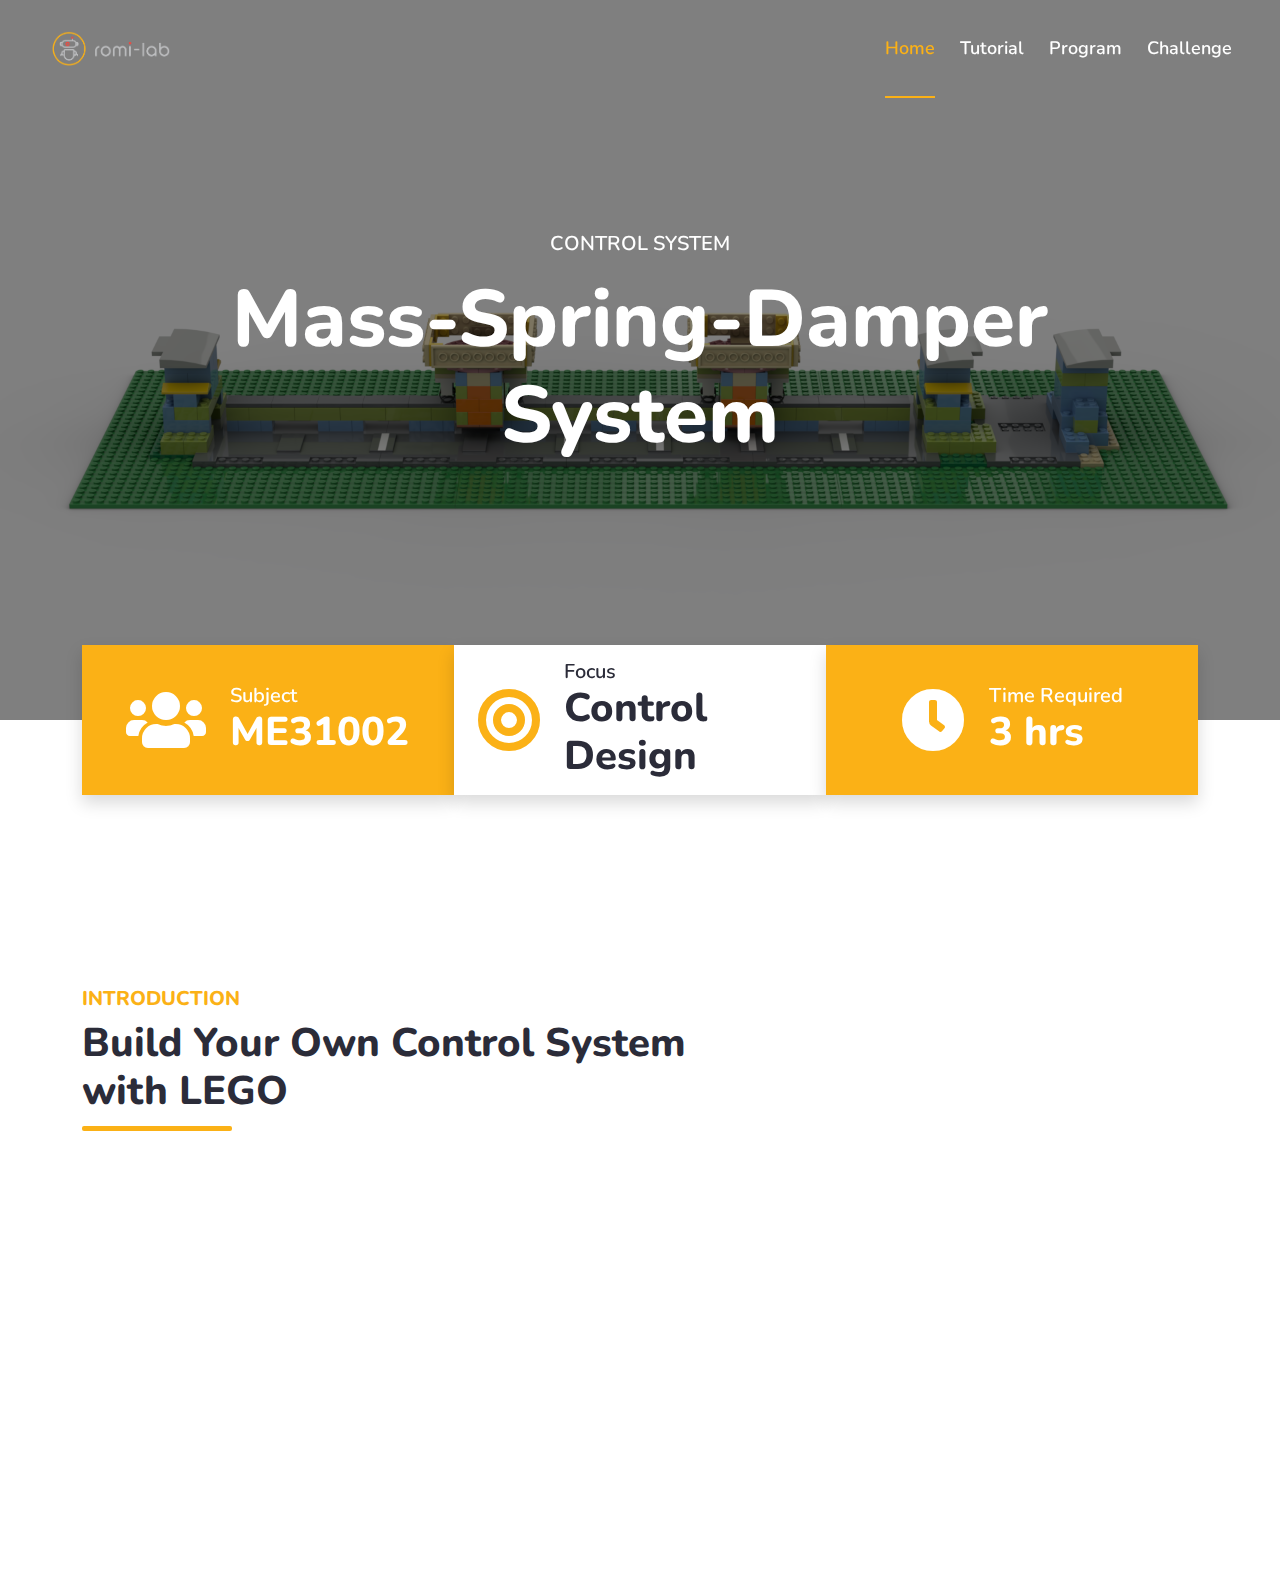
<file: index.html>
<!DOCTYPE html>
<html lang="en">

<head>
    <meta charset="utf-8">
    <title>Mass-Spring-Damper System</title>
    <meta content="width=device-width, initial-scale=1.0" name="viewport">

    <!-- Favicon -->
    <link rel="shortcut icon" type="image/jpg" href="img/favicon.jpg?">

    <!-- Google Web Fonts -->
    <link rel="preconnect" href="https://fonts.googleapis.com">
    <link rel="preconnect" href="https://fonts.gstatic.com" crossorigin>
    <link href="https://fonts.googleapis.com/css2?family=Nunito:wght@400;600;700;800&family=Rubik:wght@400;500;600;700&display=swap" rel="stylesheet">

    <!-- Icon Font Stylesheet -->
    <link href="https://cdnjs.cloudflare.com/ajax/libs/font-awesome/5.10.0/css/all.min.css" rel="stylesheet">
    <link href="https://cdn.jsdelivr.net/npm/bootstrap-icons@1.4.1/font/bootstrap-icons.css" rel="stylesheet">

    <!-- Libraries Stylesheet -->
    <link href="lib/owlcarousel/assets/owl.carousel.min.css" rel="stylesheet">
    <link href="lib/animate/animate.min.css" rel="stylesheet">

    <!-- Customized Bootstrap Stylesheet -->
    <link href="css/bootstrap.min.css" rel="stylesheet">

    <!-- Template Stylesheet -->
    <link href="css/style.css" rel="stylesheet">
</head>

<body>
    <!-- Spinner Start -->
    <div id="spinner" class="show bg-white position-fixed translate-middle w-100 vh-100 top-50 start-50 d-flex align-items-center justify-content-center">
        <div class="spinner"></div>
    </div>
    <!-- Spinner End -->



    <!-- Navbar & Carousel Start -->
    <div class="container-fluid position-relative p-0">
        <nav class="navbar navbar-expand-lg navbar-dark px-5 py-3 py-lg-0">
            <a href="index.html" class="navbar-brand p-0">
                <img class="logo" src="img/logo2.png" alt="Image">
            </a>
            <button class="navbar-toggler" type="button" data-bs-toggle="collapse" data-bs-target="#navbarCollapse">
                <span class="fa fa-bars"></span>
            </button>
            <div class="collapse navbar-collapse" id="navbarCollapse">
                <div class="navbar-nav ms-auto py-0">
                    <a href="index.html" class="nav-item nav-link active">Home</a>
                    <a href="tutorial.html" class="nav-item nav-link">Tutorial</a>
                    <a href="program.html" class="nav-item nav-link">Program</a>
                    <a href="challenge.html" class="nav-item nav-link">Challenge</a>
                </div>
            </div>
        </nav>

        <div id="header-carousel" class="carousel slide carousel-fade" data-bs-ride="carousel">
            <div class="carousel-inner">
                <div class="carousel-item active">
                    <img class="w-100" src="img/cover.png" alt="Image">
                    <div class="carousel-caption d-flex flex-column align-items-center justify-content-center">
                        <div class="p-3" style="max-width: 900px;">
                            <h5 class="text-white text-uppercase mb-3 animated slideInDown">Control System</h5>
                            <h1 class="display-1 text-white mb-md-4 animated zoomIn">Mass-Spring-Damper System</h1>
                        </div>
                    </div>
                </div>
            </div>

        </div>
    </div>
    <!-- Navbar & Carousel End -->


    <!-- Facts Start -->
    <div class="container-fluid facts py-5 pt-lg-0">
        <div class="container py-5 pt-lg-0">
            <div class="row gx-0">
                <div class="col-lg-4 wow zoomIn" data-wow-delay="0.1s">
                    <div class="yellow_bg shadow d-flex align-items-center justify-content-center p-4" style="height: 150px;">
                        <i class='fas fa-users' style='color: white; font-size: 4rem;'></i>
                        <div class="ps-4">
                            <h5 class="text-white mb-0">Subject</h5>
                            <h1 class="text-white mb-0">ME31002</h1>
                        </div>
                    </div>
                </div>
                <div class="col-lg-4 wow zoomIn" data-wow-delay="0.3s">
                    <div class="white_bg shadow d-flex align-items-center justify-content-center p-4" style="height: 150px;">
                        <i class='fas fa-bullseye'></i>
                        <!-- <i class="fas fa-bullseye-arrow"></i> -->
                        <!-- <i class="fas fa-location"></i> -->
                        <div class="ps-4">
                            <h5 class="mb-0 grey_text">Focus</h5>
                            <h1 class="mb-0 grey_text">Control Design</h1>
                        </div>
                    </div>
                </div>
                <div class="col-lg-4 wow zoomIn" data-wow-delay="0.6s">
                    <div class="yellow_bg shadow d-flex align-items-center justify-content-center p-4" style="height: 150px;">
                        <i class='fas fa-clock' style='color: white; font-size: 4rem;'></i>

                        <div class="ps-4">
                            <h5 class="text-white mb-0">Time Required</h5>
                            <h1 class="text-white mb-0">3 hrs</h1>
                        </div>
                    </div>
                </div>
            </div>
        </div>
    </div>
    <!-- Facts Start -->


    <!-- About Start -->
    <div class="container-fluid py-5 wow fadeInUp" data-wow-delay="0.1s">
        <div class="container py-5">
            <div class="row g-5">
                <div class="col-lg-7">
                    <div class="section-title position-relative pb-3 mb-5">
                        <h5 class="fw-bold yellow_text text-uppercase">Introduction</h5>
                        <h1 class="mb-0 grey_text">Build Your Own Control System with LEGO</h1>
                    </div>

                </div>
                <div class="col-lg-5" style="min-height: 500px;">
                    <div class="position-relative h-100">
                        <img class="position-absolute w-80 h-100 rounded wow zoomIn" data-wow-delay="0.9s" src="img/system.png" style="object-fit: cover;">
                    </div>
                </div>
            </div>
        </div>
    </div>
    <!-- About End -->

    <!-- Back to Top -->
    <a href="#" class="btn btn-lg yellow_bg text-white btn-lg-square rounded back-to-top"><i class="bi bi-arrow-up"></i></a>


    <!-- JavaScript Libraries -->
    <script src="https://code.jquery.com/jquery-3.4.1.min.js"></script>
    <script src="https://cdn.jsdelivr.net/npm/bootstrap@5.0.0/dist/js/bootstrap.bundle.min.js"></script>
    <script src="lib/wow/wow.min.js"></script>
    <script src="lib/easing/easing.min.js"></script>
    <script src="lib/waypoints/waypoints.min.js"></script>
    <script src="lib/counterup/counterup.min.js"></script>
    <script src="lib/owlcarousel/owl.carousel.min.js"></script>

    <!-- Template Javascript -->
    <script src="js/main.js"></script>
</body>

</html>
</file>
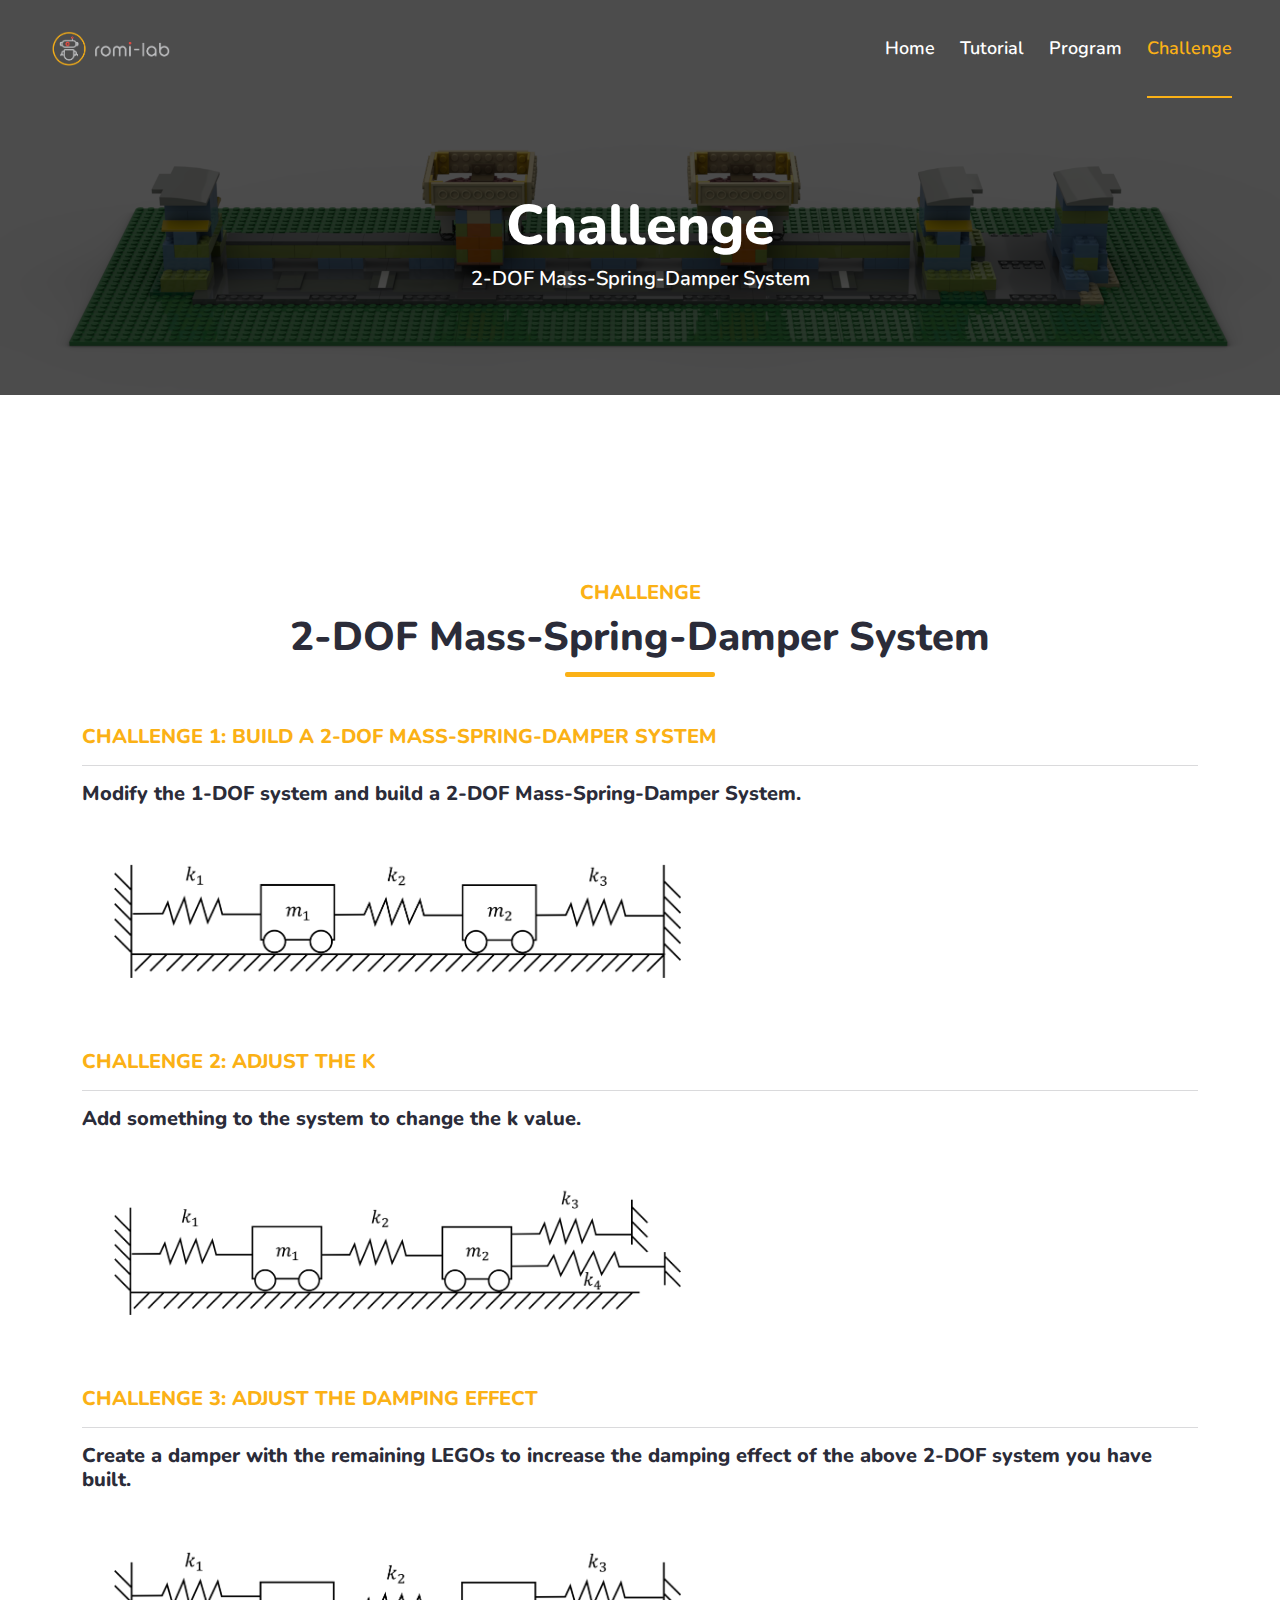
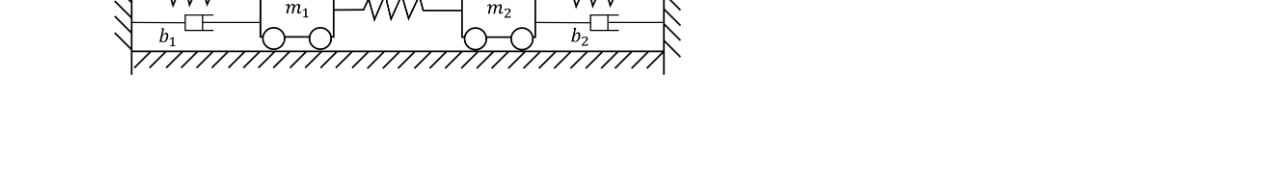
<file: challenge.html>
<!DOCTYPE html>
<html lang="en">

<head>
    <meta charset="utf-8">
    <title>Mass-Spring-Damper System</title>
    <meta content="width=device-width, initial-scale=1.0" name="viewport">
    <meta content="Free HTML Templates" name="keywords">
    <meta content="Free HTML Templates" name="description">

    <!-- Favicon -->
    <link rel="shortcut icon" type="image/jpg" href="img/favicon.jpg?">

    <!-- Google Web Fonts -->
    <link rel="preconnect" href="https://fonts.googleapis.com">
    <link rel="preconnect" href="https://fonts.gstatic.com" crossorigin>
    <link href="https://fonts.googleapis.com/css2?family=Nunito:wght@400;600;700;800&family=Rubik:wght@400;500;600;700&display=swap" rel="stylesheet">

    <!-- Icon Font Stylesheet -->
    <link href="https://cdnjs.cloudflare.com/ajax/libs/font-awesome/5.10.0/css/all.min.css" rel="stylesheet">
    <link href="https://cdn.jsdelivr.net/npm/bootstrap-icons@1.4.1/font/bootstrap-icons.css" rel="stylesheet">

    <!-- Libraries Stylesheet -->
    <link href="lib/owlcarousel/assets/owl.carousel.min.css" rel="stylesheet">
    <link href="lib/animate/animate.min.css" rel="stylesheet">

    <!-- Customized Bootstrap Stylesheet -->
    <link href="css/bootstrap.min.css" rel="stylesheet">

    <!-- Template Stylesheet -->
    <link href="css/style.css" rel="stylesheet">
</head>

<body>
    <!-- Spinner Start -->
    <div id="spinner" class="show bg-white position-fixed translate-middle w-100 vh-100 top-50 start-50 d-flex align-items-center justify-content-center">
        <div class="spinner"></div>
    </div>
    <!-- Spinner End -->


    <!-- Navbar Start -->
    <div class="container-fluid position-relative p-0">
        <nav class="navbar navbar-expand-lg navbar-dark px-5 py-3 py-lg-0">
            <a href="index.html" class="navbar-brand p-0">
                <img class="logo" src="img/logo2.png" alt="Image">
            </a>
            <button class="navbar-toggler" type="button" data-bs-toggle="collapse" data-bs-target="#navbarCollapse">
                <span class="fa fa-bars"></span>
            </button>
            <div class="collapse navbar-collapse" id="navbarCollapse">
                <div class="navbar-nav ms-auto py-0">
                    <a href="index.html" class="nav-item nav-link">Home</a>
                    <a href="tutorial.html" class="nav-item nav-link">Tutorial</a>
                    <a href="program.html" class="nav-item nav-link">Program</a>
                    <a href="challenge.html" class="nav-item nav-link active">Challenge</a>
                </div>
            </div>
        </nav>

        <div class="container-fluid bg-primary py-5 bg-header" style="margin-bottom: 90px;">
            <div class="row py-5">
                <div class="col-12 pt-lg-5 mt-lg-5 text-center">
                    <h1 class="display-4 text-white animated zoomIn">Challenge</h1>
                    <h5 class="text-white">2-DOF Mass-Spring-Damper System</h5>
                </div>
            </div>
        </div>
    </div>
    <!-- Navbar End -->


    <!-- LEGO's Steps Start -->
    <div class="container-fluid py-5 wow fadeInUp" data-wow-delay="0.1s">
        <div class="container py-5">
            <div class="section-title text-center position-relative pb-3 mb-5 mx-auto" style="max-width: 700px;">
                <h5 class="fw-bold yellow_text text-uppercase">Challenge</h5>
                <h1 class="mb-0 grey_text">2-DOF Mass-Spring-Damper System</h1>
            </div>
            <h5 class="fw-bold yellow_text text-uppercase">Challenge 1: Build a 2-DOF Mass-Spring-Damper System</h5><hr/>
            <div class="row g-5">
                <h5 class="fw-bold grey_text">
                    Modify the 1-DOF system and build a 2-DOF Mass-Spring-Damper System. <br/>
                </h5>
                <div class="col-lg-7 col-md-6">
                    <img class="steps" src="img/2dof.png" alt="">
                </div>              
            </div>

            <br/><br/><br/>
            <h5 class="fw-bold yellow_text text-uppercase">Challenge 2: Adjust the k</h5><hr/>
            <div class="row g-5">
                <h5 class="fw-bold grey_text">
                    Add something to the system to change the k value.
                </h5>
                <div class="col-lg-7 col-md-6">
                    <img class="steps" src="img/2dof_k.png" alt="">
                </div>                   
   
            </div>            

            <br/><br/><br/>
            <h5 class="fw-bold yellow_text text-uppercase">Challenge 3: Adjust the damping effect</h5><hr/>
            <div class="row g-5">
                <h5 class="fw-bold grey_text">
                    Create a damper with the remaining LEGOs to increase the damping effect of the above 2-DOF system you have built.
                </h5>
                <div class="col-lg-7 col-md-6">
                    <img class="steps" src="img/2dof_msd.png" alt="">
                </div>                   
   
            </div>
            <br/>
           
        </div>
    </div>
    <!-- LEGO's Steps End -->


    <!-- Back to Top -->
    <a href="#" class="btn btn-lg yellow_bg text-white btn-lg-square rounded back-to-top"><i class="bi bi-arrow-up"></i></a>


    <!-- JavaScript Libraries -->
    <script src="https://code.jquery.com/jquery-3.4.1.min.js"></script>
    <script src="https://cdn.jsdelivr.net/npm/bootstrap@5.0.0/dist/js/bootstrap.bundle.min.js"></script>
    <script src="lib/wow/wow.min.js"></script>
    <script src="lib/easing/easing.min.js"></script>
    <script src="lib/waypoints/waypoints.min.js"></script>
    <script src="lib/counterup/counterup.min.js"></script>
    <script src="lib/owlcarousel/owl.carousel.min.js"></script>

    <!-- Template Javascript -->
    <script src="js/main.js"></script>
</body>

</html>
</file>
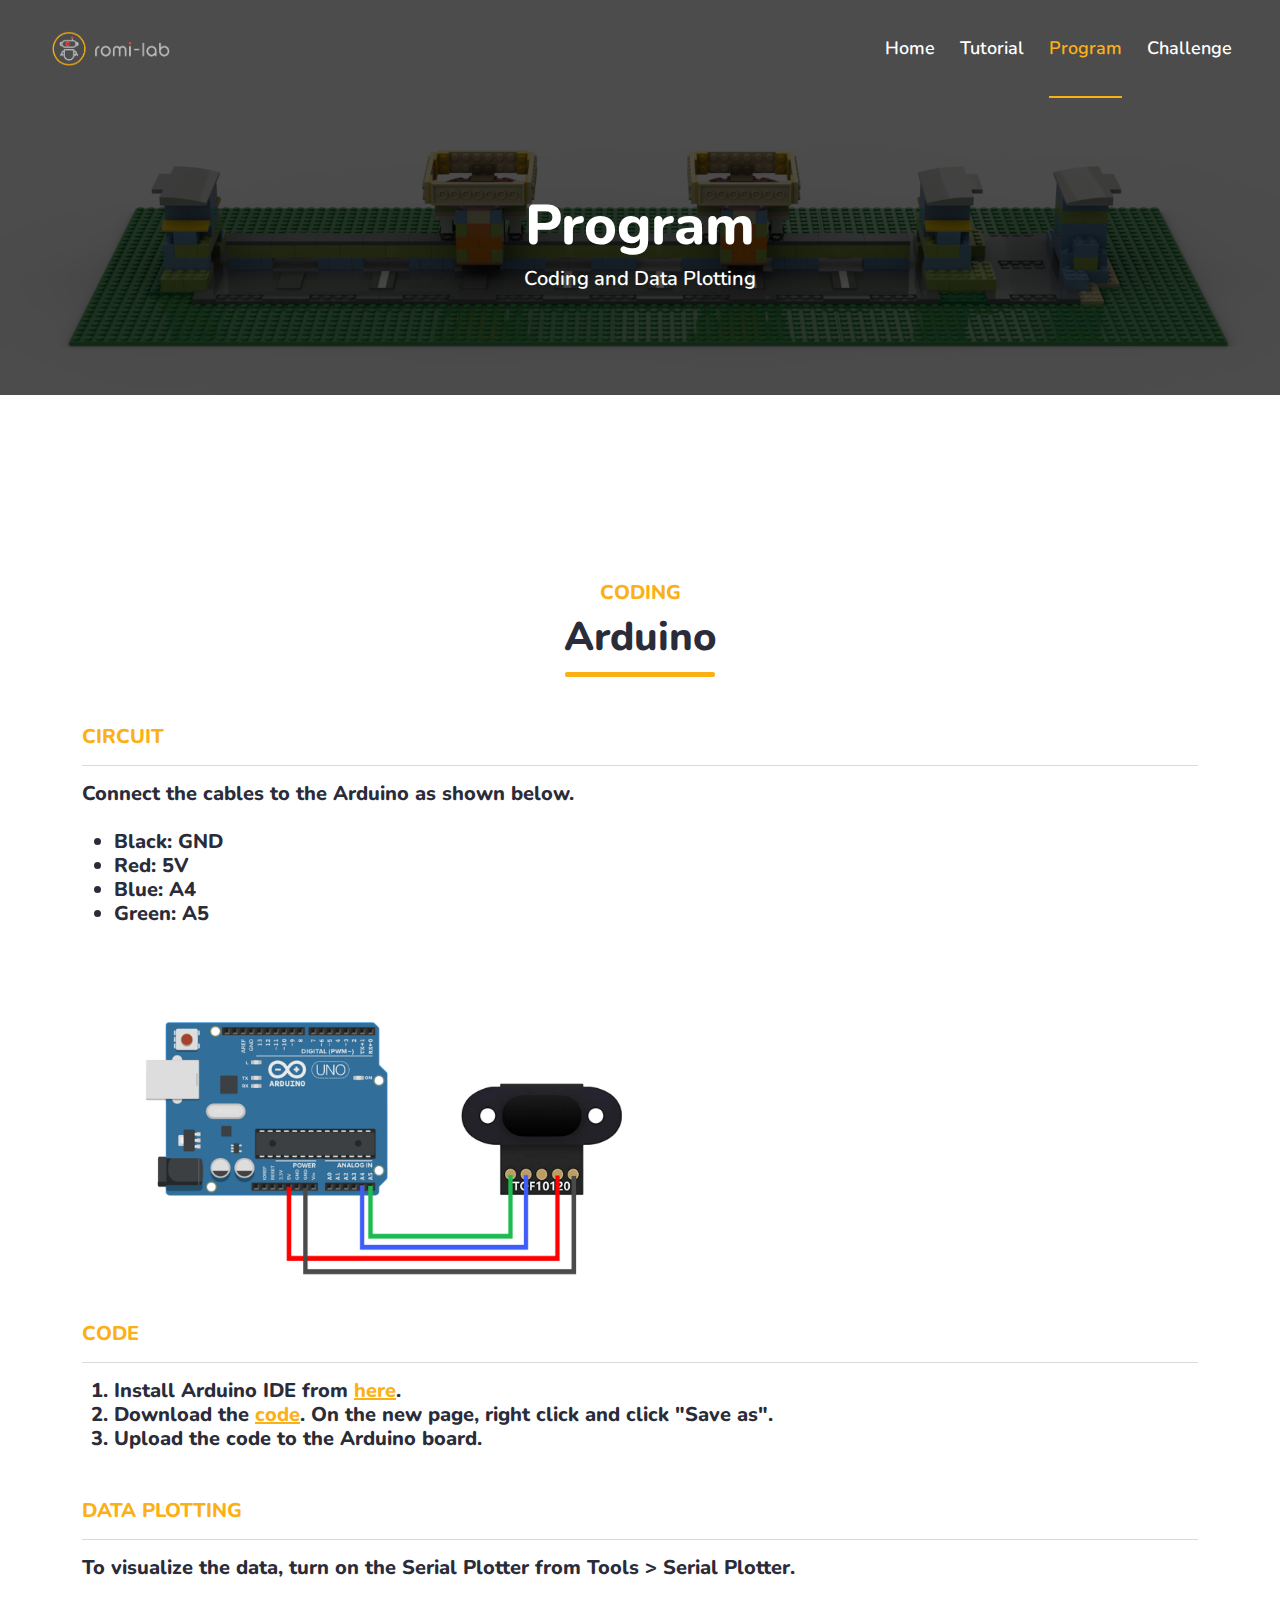
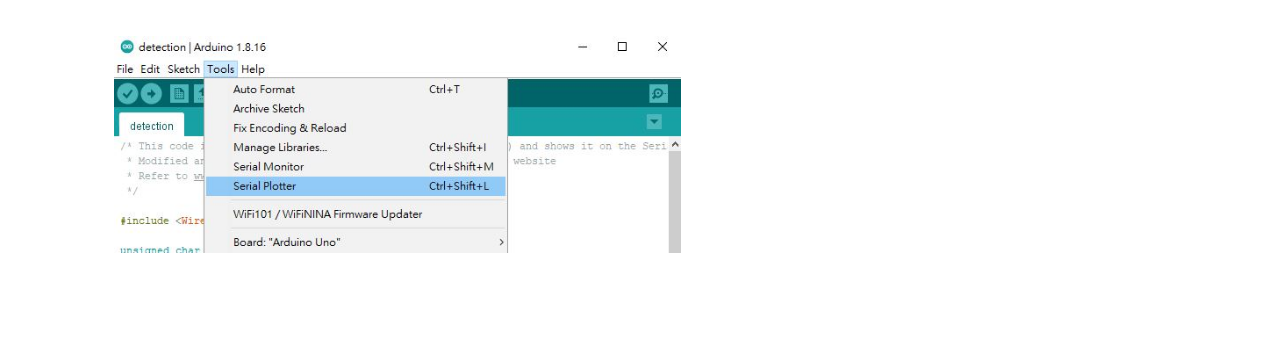
<file: program.html>
<!DOCTYPE html>
<html lang="en">

<head>
    <meta charset="utf-8">
    <title>Mass-Spring-Damper System</title>
    <meta content="width=device-width, initial-scale=1.0" name="viewport">
    <meta content="Free HTML Templates" name="keywords">
    <meta content="Free HTML Templates" name="description">

    <!-- Favicon -->
    <link rel="shortcut icon" type="image/jpg" href="img/favicon.jpg?">

    <!-- Google Web Fonts -->
    <link rel="preconnect" href="https://fonts.googleapis.com">
    <link rel="preconnect" href="https://fonts.gstatic.com" crossorigin>
    <link href="https://fonts.googleapis.com/css2?family=Nunito:wght@400;600;700;800&family=Rubik:wght@400;500;600;700&display=swap" rel="stylesheet">

    <!-- Icon Font Stylesheet -->
    <link href="https://cdnjs.cloudflare.com/ajax/libs/font-awesome/5.10.0/css/all.min.css" rel="stylesheet">
    <link href="https://cdn.jsdelivr.net/npm/bootstrap-icons@1.4.1/font/bootstrap-icons.css" rel="stylesheet">

    <!-- Libraries Stylesheet -->
    <link href="lib/owlcarousel/assets/owl.carousel.min.css" rel="stylesheet">
    <link href="lib/animate/animate.min.css" rel="stylesheet">

    <!-- Customized Bootstrap Stylesheet -->
    <link href="css/bootstrap.min.css" rel="stylesheet">

    <!-- Template Stylesheet -->
    <link href="css/style.css" rel="stylesheet">
</head>

<body>
    <!-- Spinner Start -->
    <div id="spinner" class="show bg-white position-fixed translate-middle w-100 vh-100 top-50 start-50 d-flex align-items-center justify-content-center">
        <div class="spinner"></div>
    </div>
    <!-- Spinner End -->


    <!-- Navbar Start -->
    <div class="container-fluid position-relative p-0">
        <nav class="navbar navbar-expand-lg navbar-dark px-5 py-3 py-lg-0">
            <a href="index.html" class="navbar-brand p-0">
                <img class="logo" src="img/logo2.png" alt="Image">
            </a>
            <button class="navbar-toggler" type="button" data-bs-toggle="collapse" data-bs-target="#navbarCollapse">
                <span class="fa fa-bars"></span>
            </button>
            <div class="collapse navbar-collapse" id="navbarCollapse">
                <div class="navbar-nav ms-auto py-0">
                    <a href="index.html" class="nav-item nav-link">Home</a>
                    <a href="tutorial.html" class="nav-item nav-link">Tutorial</a>
                    <a href="program.html" class="nav-item nav-link active">Program</a>
                    <a href="challenge.html" class="nav-item nav-link">Challenge</a>
                </div>
            </div>
        </nav>

        <div class="container-fluid bg-primary py-5 bg-header" style="margin-bottom: 90px;">
            <div class="row py-5">
                <div class="col-12 pt-lg-5 mt-lg-5 text-center">
                    <h1 class="display-4 text-white animated zoomIn">Program</h1>
                    <h5 class="text-white">Coding and Data Plotting</h5>
                </div>
            </div>
        </div>
    </div>
    <!-- Navbar End -->


    <!-- LEGO's Steps Start -->
    <div class="container-fluid py-5 wow fadeInUp" data-wow-delay="0.1s">
        <div class="container py-5">
            <div class="section-title text-center position-relative pb-3 mb-5 mx-auto" style="max-width: 600px;">
                <h5 class="fw-bold yellow_text text-uppercase">Coding</h5>
                <h1 class="mb-0 grey_text">Arduino</h1>
            </div>
            <h5 class="fw-bold yellow_text text-uppercase">Circuit</h5><hr/>
            <div class="row g-5">
                <h5 class="fw-bold grey_text">
                    Connect the cables to the Arduino as shown below. <br/><br/>
                    <ul>
                        <li>Black: GND</li>
                        <li>Red: 5V</li>
                        <li>Blue: A4</li>
                        <li>Green: A5</li>
                    </ul>
                </h5>
                <div class="col-lg-7 col-md-6">
                    <img class="steps" src="img/arduino.png" alt="">
                </div>              
            </div>

            <br/>
            <h5 class="fw-bold yellow_text text-uppercase">Code</h5><hr/>
            <div class="row g-5">
                <h5 class="fw-bold grey_text">
                    <ol>
                        <li>Install Arduino IDE from <a href="https://www.arduino.cc/en/software" target="_blank"><u>here</u></a>.</li>
                        <li>Download the <a href="detection/detection.ino" download="code" target="_blank"><u>code</u></a>. On the new page, right click and click "Save as".</li>
                        <li>Upload the code to the Arduino board.</li>                        
                    </ol>
                </h5>
   
            </div>
            <br/>
            <h5 class="fw-bold yellow_text text-uppercase">Data Plotting</h5><hr/>
            <div class="row g-5">
                <h5 class="fw-bold grey_text">
                    To visualize the data, turn on the Serial Plotter from Tools > Serial Plotter.
                </h5>
                <div class="col-lg-7 col-md-6">
                    <img class="steps" src="img/arduino_upload.jpg" alt="">
                </div>     
            </div>            
        </div>
    </div>
    <!-- LEGO's Steps End -->


    <!-- Back to Top -->
    <a href="#" class="btn btn-lg yellow_bg text-white btn-lg-square rounded back-to-top"><i class="bi bi-arrow-up"></i></a>


    <!-- JavaScript Libraries -->
    <script src="https://code.jquery.com/jquery-3.4.1.min.js"></script>
    <script src="https://cdn.jsdelivr.net/npm/bootstrap@5.0.0/dist/js/bootstrap.bundle.min.js"></script>
    <script src="lib/wow/wow.min.js"></script>
    <script src="lib/easing/easing.min.js"></script>
    <script src="lib/waypoints/waypoints.min.js"></script>
    <script src="lib/counterup/counterup.min.js"></script>
    <script src="lib/owlcarousel/owl.carousel.min.js"></script>

    <!-- Template Javascript -->
    <script src="js/main.js"></script>
</body>

</html>
</file>
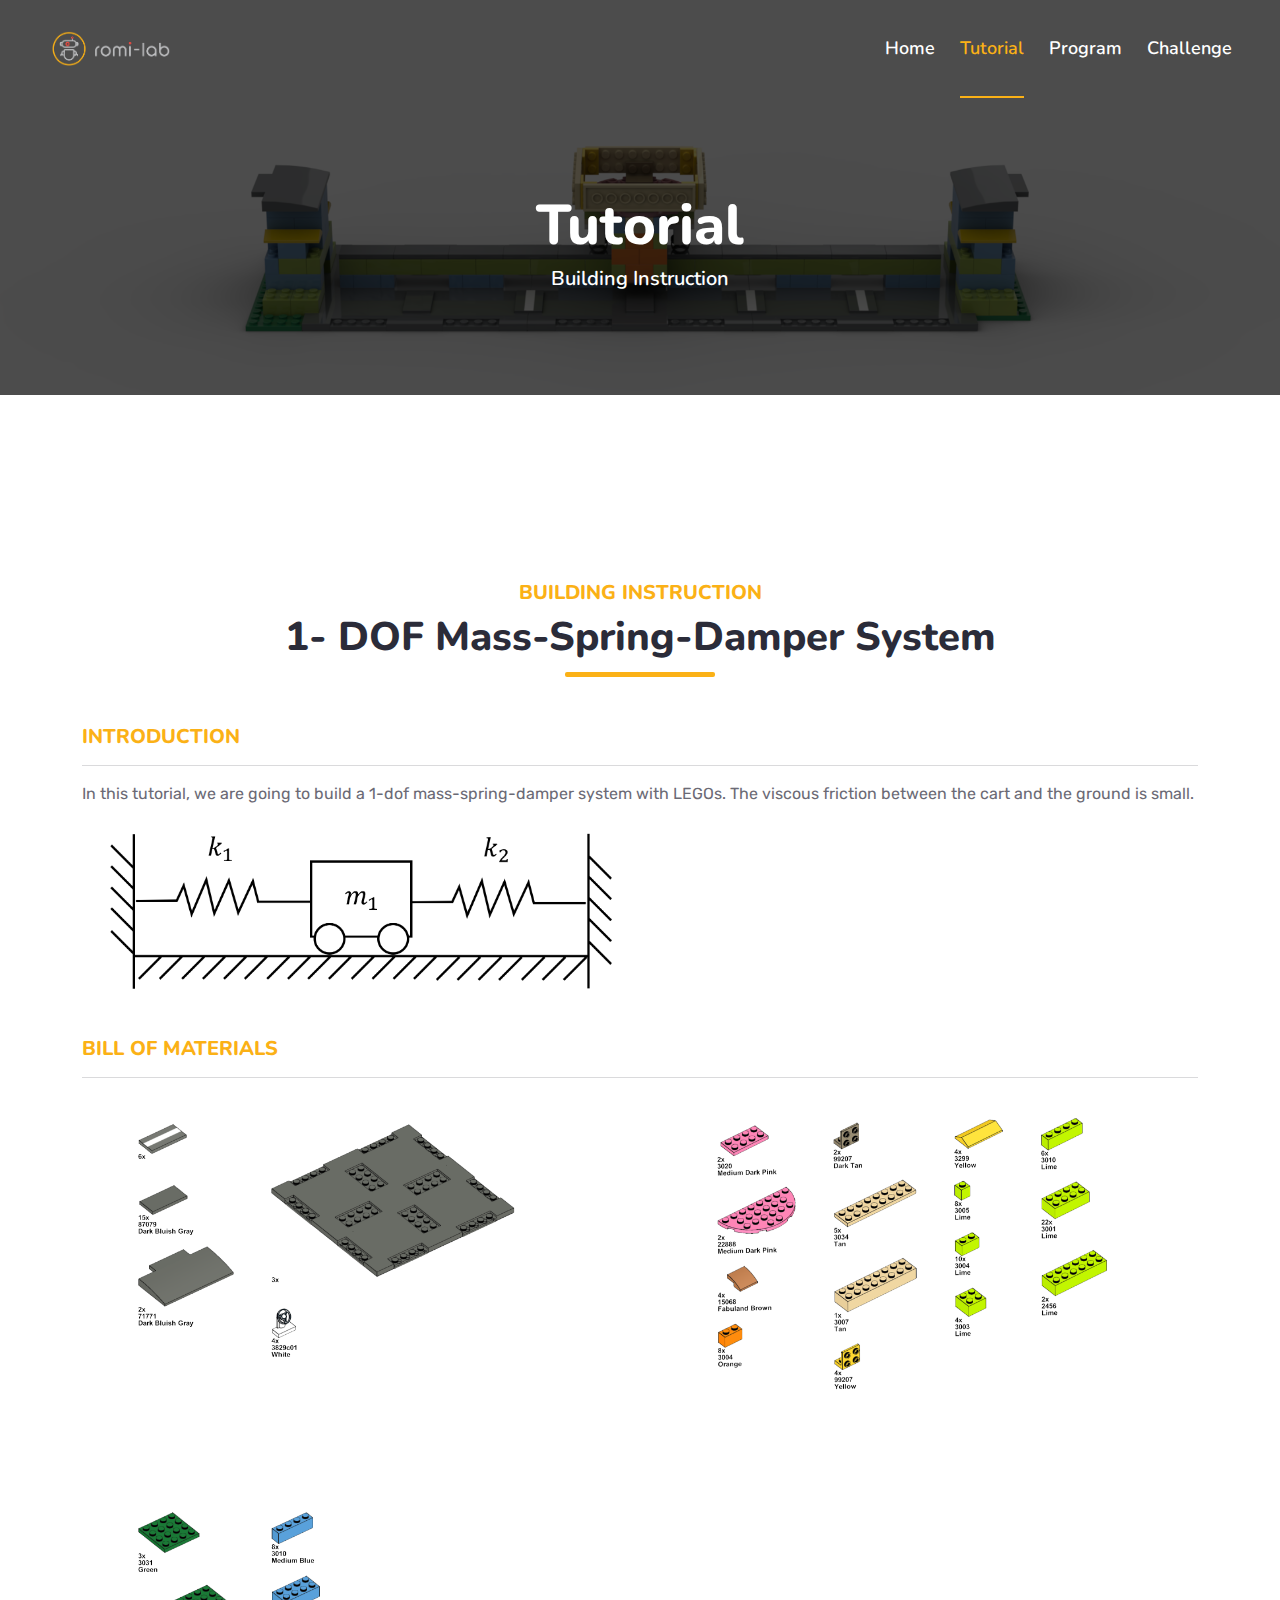
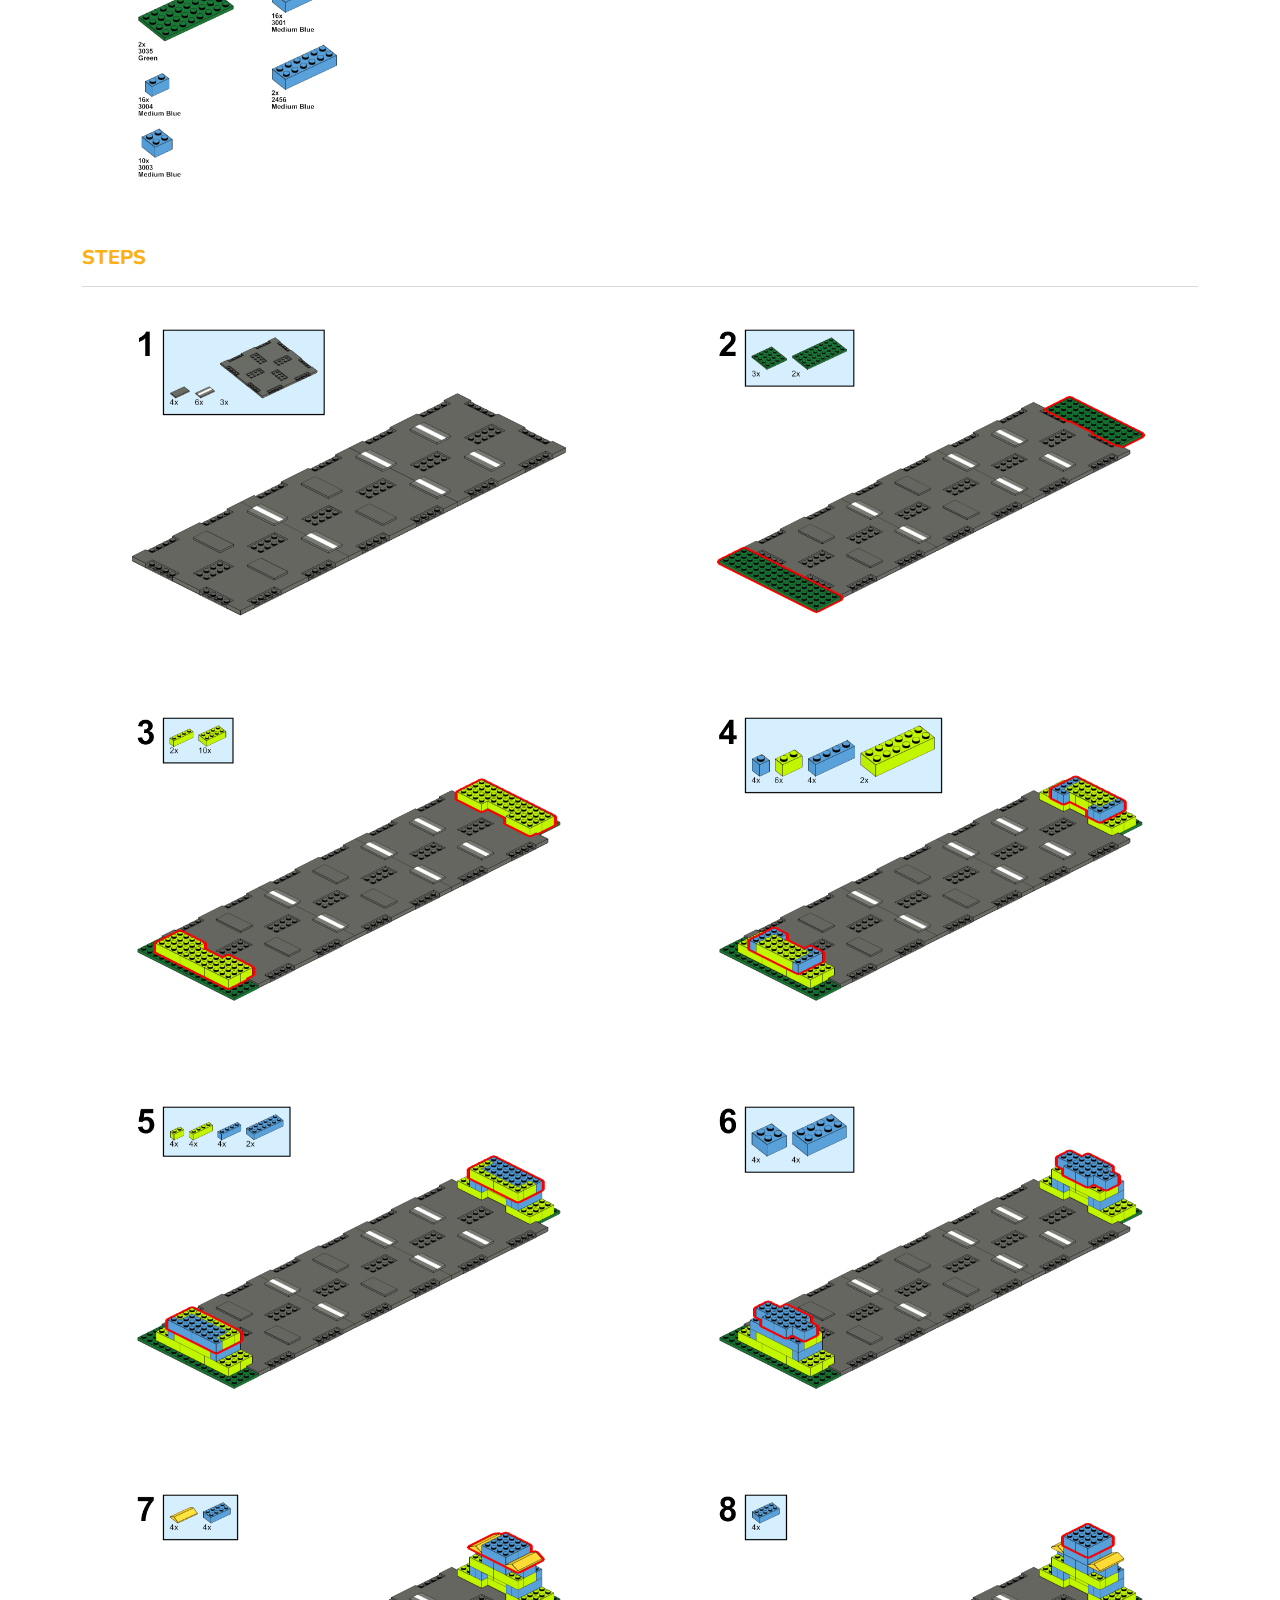
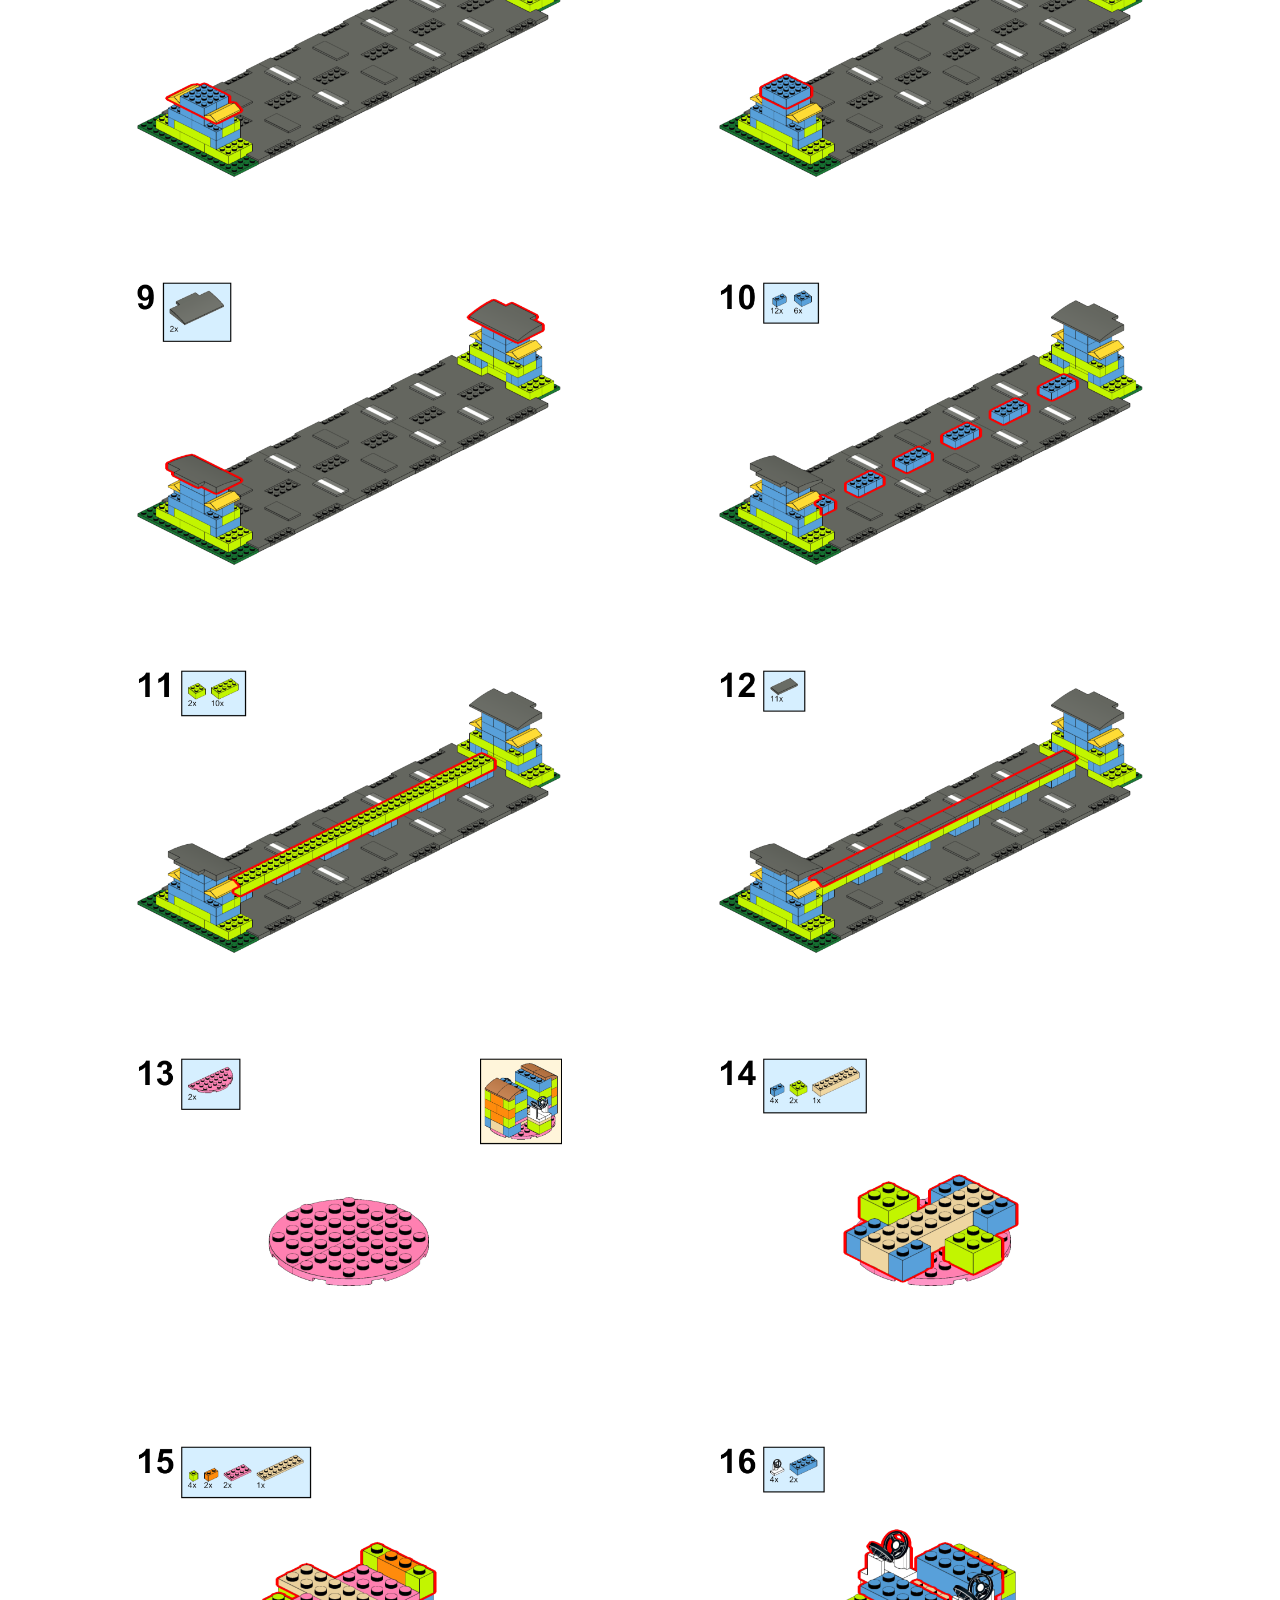
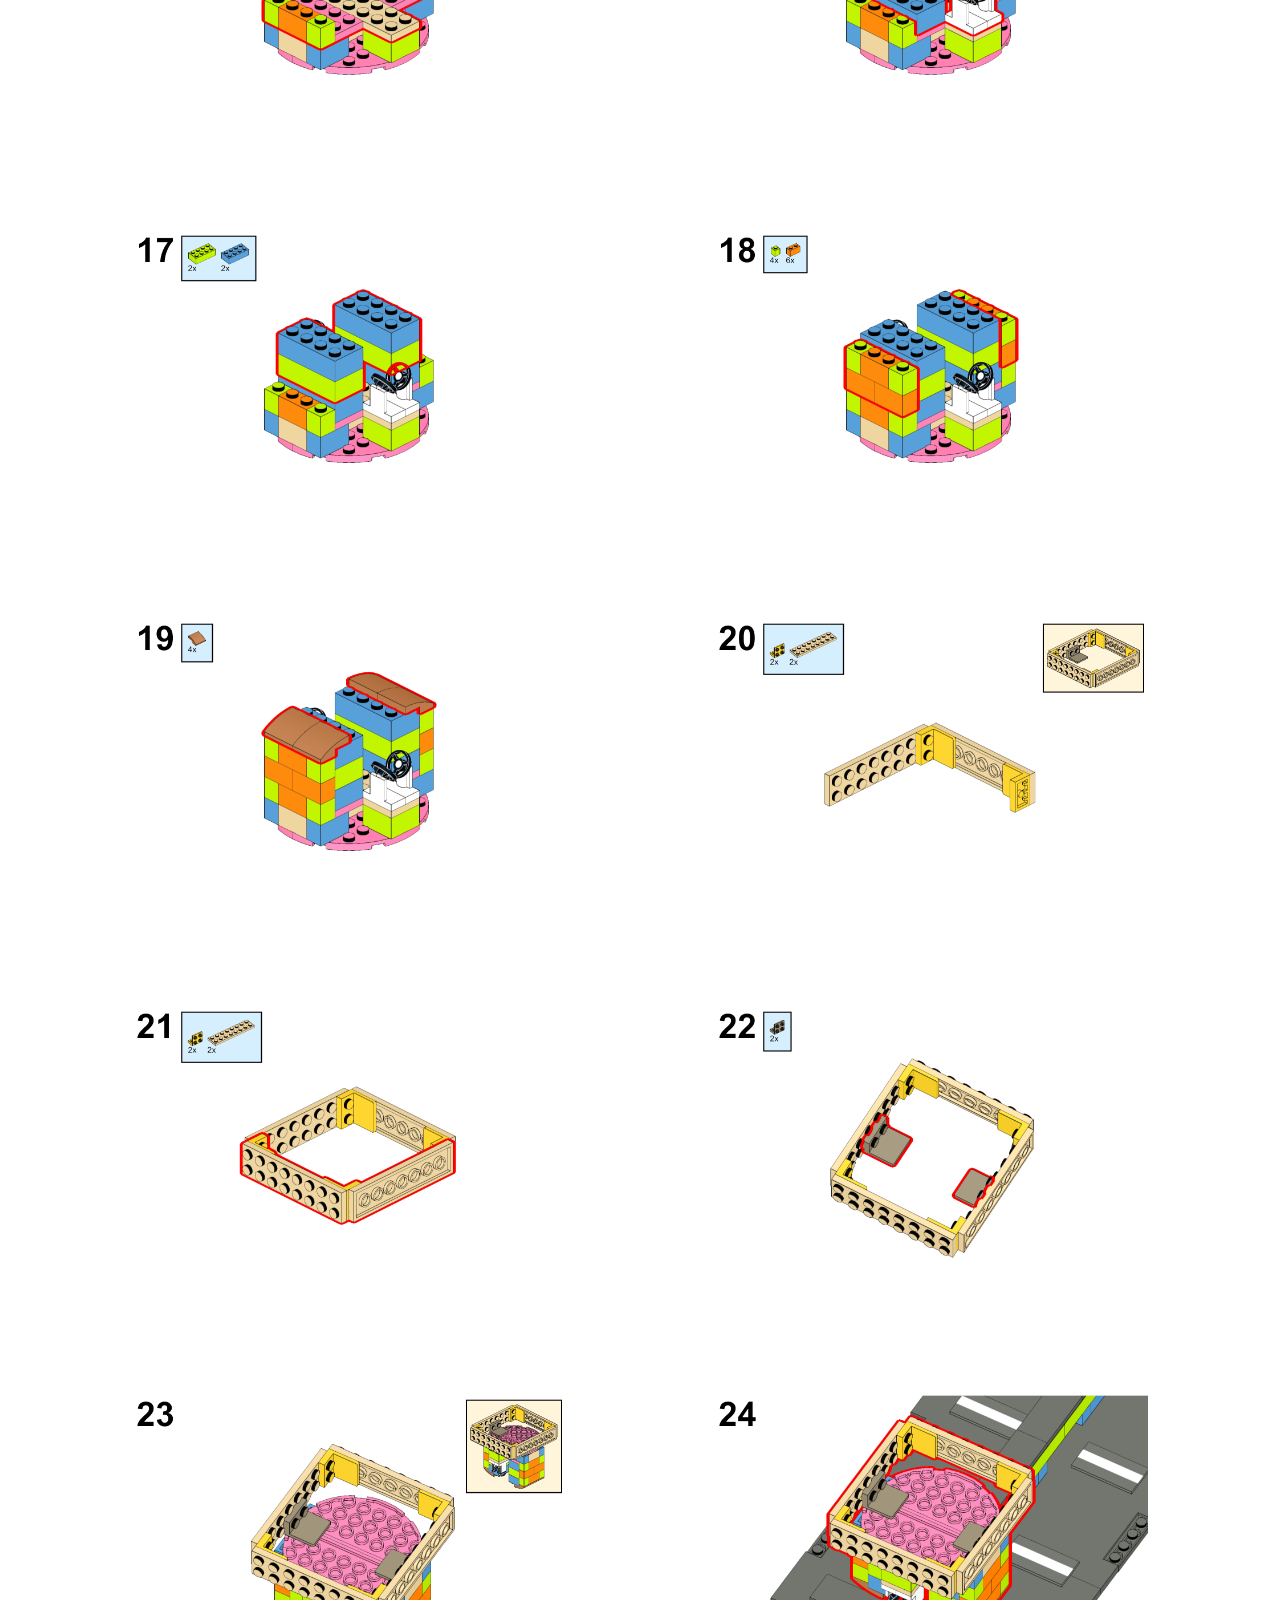
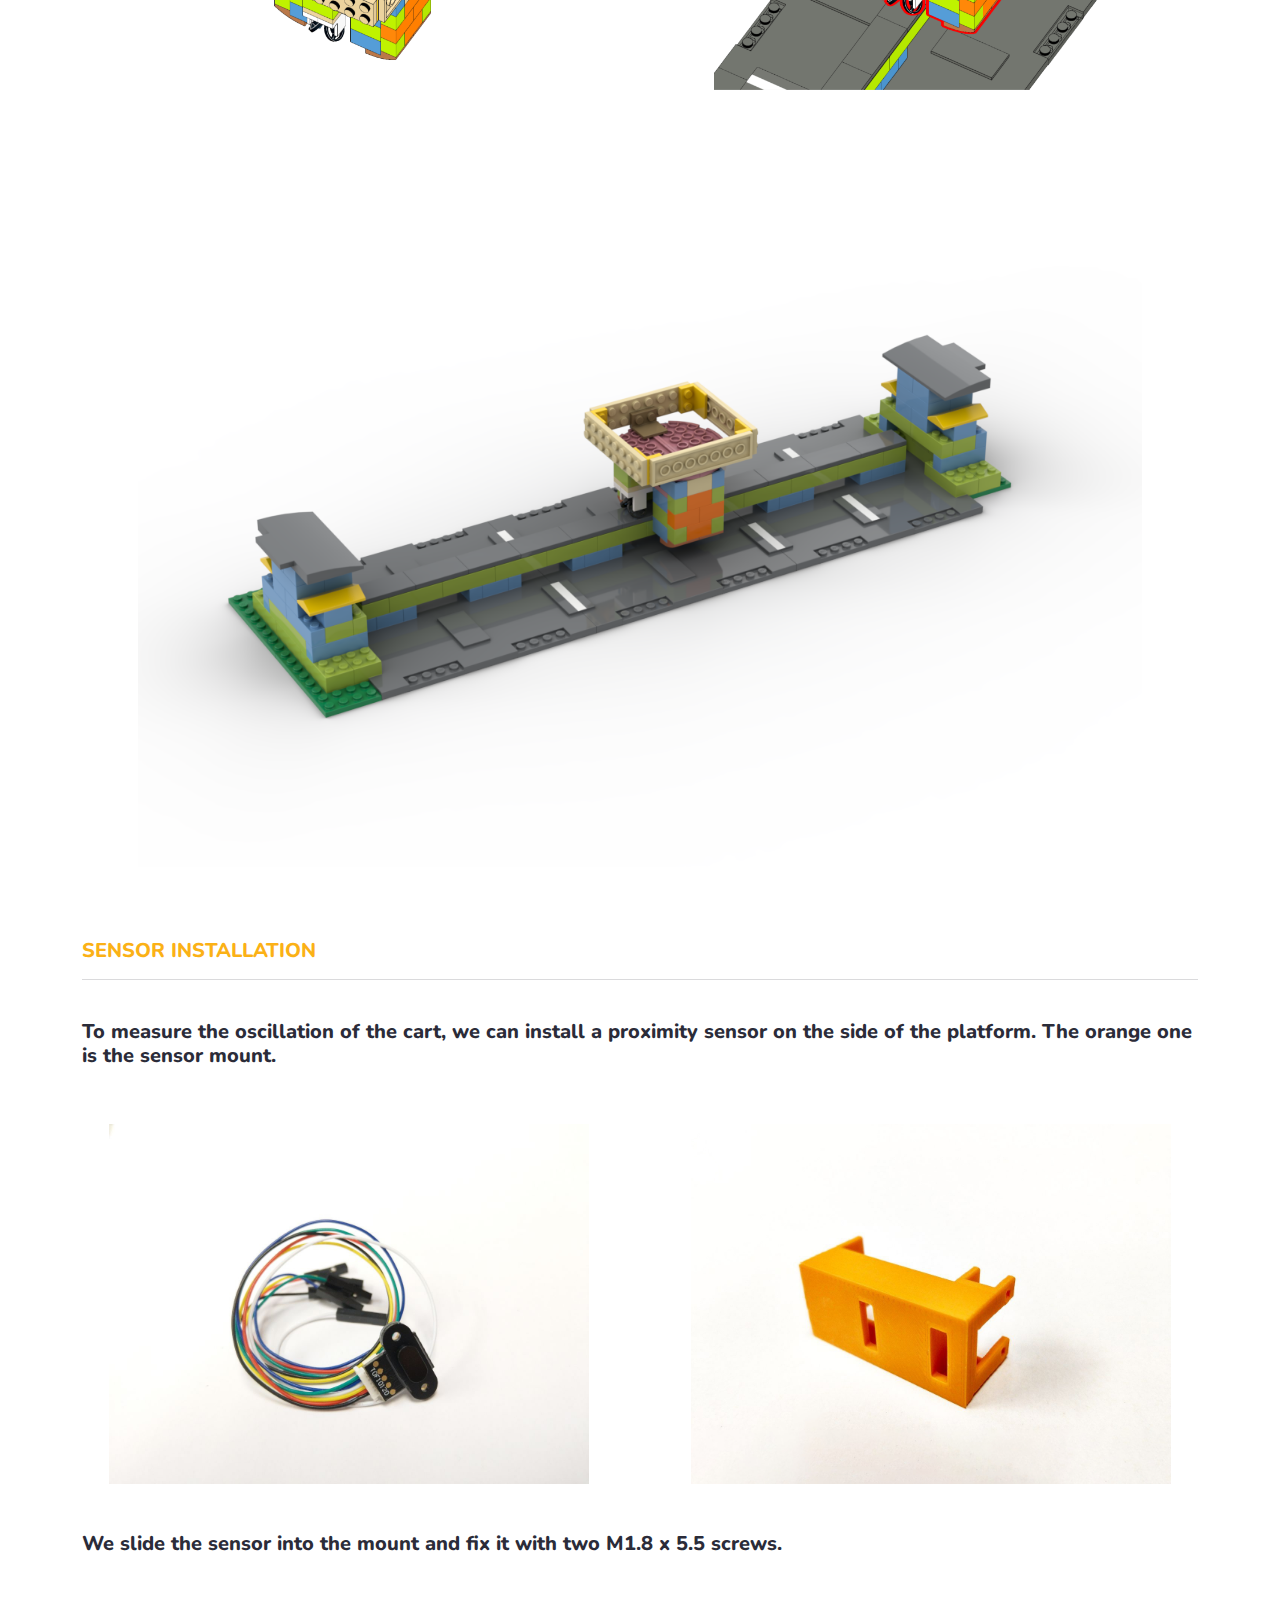
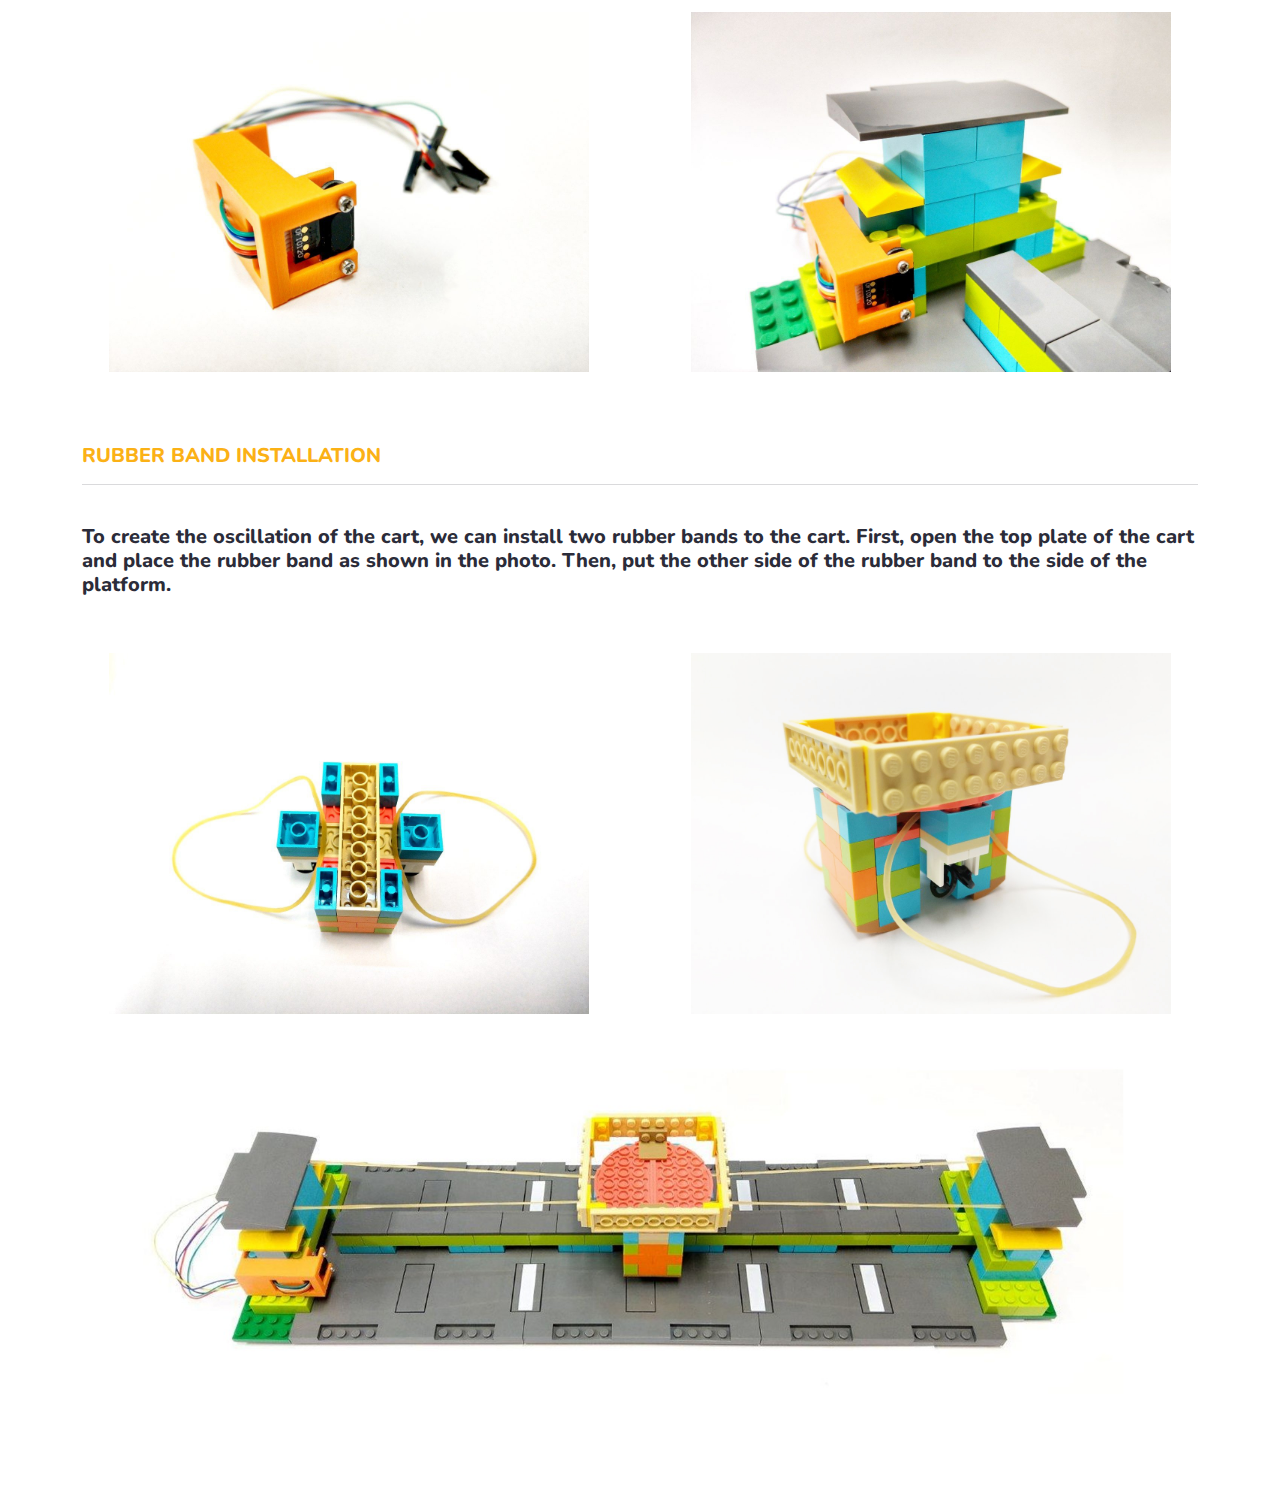
<file: tutorial.html>
<!DOCTYPE html>
<html lang="en">

<head>
    <meta charset="utf-8">
    <title>Mass-Spring-Damper System</title>
    <meta content="width=device-width, initial-scale=1.0" name="viewport">
    <meta content="Free HTML Templates" name="keywords">
    <meta content="Free HTML Templates" name="description">

    <!-- Favicon -->
    <link rel="shortcut icon" type="image/jpg" href="img/favicon.jpg?">

    <!-- Google Web Fonts -->
    <link rel="preconnect" href="https://fonts.googleapis.com">
    <link rel="preconnect" href="https://fonts.gstatic.com" crossorigin>
    <link href="https://fonts.googleapis.com/css2?family=Nunito:wght@400;600;700;800&family=Rubik:wght@400;500;600;700&display=swap" rel="stylesheet">

    <!-- Icon Font Stylesheet -->
    <link href="https://cdnjs.cloudflare.com/ajax/libs/font-awesome/5.10.0/css/all.min.css" rel="stylesheet">
    <link href="https://cdn.jsdelivr.net/npm/bootstrap-icons@1.4.1/font/bootstrap-icons.css" rel="stylesheet">

    <!-- Libraries Stylesheet -->
    <link href="lib/owlcarousel/assets/owl.carousel.min.css" rel="stylesheet">
    <link href="lib/animate/animate.min.css" rel="stylesheet">

    <!-- Customized Bootstrap Stylesheet -->
    <link href="css/bootstrap.min.css" rel="stylesheet">

    <!-- Template Stylesheet -->
    <link href="css/style.css" rel="stylesheet">
</head>

<body>
    <!-- Spinner Start -->
    <div id="spinner" class="show bg-white position-fixed translate-middle w-100 vh-100 top-50 start-50 d-flex align-items-center justify-content-center">
        <div class="spinner"></div>
    </div>
    <!-- Spinner End -->


    <!-- Navbar Start -->
    <div class="container-fluid position-relative p-0">
        <nav class="navbar navbar-expand-lg navbar-dark px-5 py-3 py-lg-0">
            <a href="index.html" class="navbar-brand p-0">
                <img class="logo" id="logo1" src="img/logo2.png" alt="Image">
            </a>
            <button class="navbar-toggler" type="button" data-bs-toggle="collapse" data-bs-target="#navbarCollapse">
                <span class="fa fa-bars"></span>
            </button>
            <div class="collapse navbar-collapse" id="navbarCollapse">
                <div class="navbar-nav ms-auto py-0">
                    <a href="index.html" class="nav-item nav-link">Home</a>
                    <a href="tutorial.html" class="nav-item nav-link active">Tutorial</a>
                    <a href="program.html" class="nav-item nav-link">Program</a>
                    <a href="challenge.html" class="nav-item nav-link">Challenge</a>
                </div>
            </div>
        </nav>

        <div class="container-fluid bg-primary py-5 bg-header-tutorial" style="margin-bottom: 90px;">
            <div class="row py-5">
                <div class="col-12 pt-lg-5 mt-lg-5 text-center">
                    <h1 class="display-4 text-white animated zoomIn">Tutorial</h1>
                    <h5 class="text-white">Building Instruction</h5>
                </div>
            </div>
        </div>
    </div>
    <!-- Navbar End -->


    <!-- LEGO's Steps Start -->
    <div class="container-fluid py-5 wow fadeInUp" data-wow-delay="0.1s">
        <div class="container py-5">
            <div class="section-title text-center position-relative pb-3 mb-5 mx-auto" style="max-width: 1000px;">
                <h5 class="fw-bold yellow_text text-uppercase">Building Instruction</h5>
                <h1 class="mb-0 grey_text">1- DOF Mass-Spring-Damper System</h1>
            </div>
            <h5 class="fw-bold yellow_text text-uppercase">Introduction</h5><hr/>
            In this tutorial, we are going to build a 1-dof mass-spring-damper system with LEGOs. The viscous friction between the cart and the ground is small.
            <br/><br/>
            <div class="col-lg-6 col-md-6">
                    <img class="steps" src="img/1dof.png" alt="">
            </div>
            <br/><br/>
            <h5 class="fw-bold yellow_text text-uppercase">Bill of Materials</h5><hr/>
            <div class="row g-5">
                <div class="col-lg-6 col-md-6">
                    <img class="steps" src="img/instructions/25_1x.png" alt="">
                </div>
                <div class="col-lg-6 col-md-6">
                    <img class="steps" src="img/instructions/26_1x.png" alt="">
                </div> 
                <div class="col-lg-6 col-md-6">
                    <img class="steps" src="img/instructions/27_1x.png" alt="">
                </div>                
            </div>

            <br/>
            <h5 class="fw-bold yellow_text text-uppercase">Steps</h5><hr/>
            <div class="row g-5">
                <div class="col-lg-6 col-md-6">
                    <img class="steps" src="img/instructions/1_1x.png" alt="">
                </div>
                <div class="col-lg-6 col-md-6">
                    <img class="steps" src="img/instructions/2_1x.png" alt="">
                </div>
                <div class="col-lg-6 col-md-6">
                    <img class="steps" src="img/instructions/3_1x.png" alt="">
                </div>
                <div class="col-lg-6 col-md-6">
                    <img class="steps" src="img/instructions/4_1x.png" alt="">
                </div>
                <div class="col-lg-6 col-md-6">
                    <img class="steps" src="img/instructions/5_1x.png" alt="">
                </div>
                <div class="col-lg-6 col-md-6">
                    <img class="steps" src="img/instructions/6_1x.png" alt="">
                </div> 
                <div class="col-lg-6 col-md-6">
                    <img class="steps" src="img/instructions/7_1x.png" alt="">
                </div>
                <div class="col-lg-6 col-md-6">
                    <img class="steps" src="img/instructions/8_1x.png" alt="">
                </div>
                <div class="col-lg-6 col-md-6">
                    <img class="steps" src="img/instructions/9_1x.png" alt="">
                </div>            
                <div class="col-lg-6 col-md-6">
                    <img class="steps" src="img/instructions/10_1x.png" alt="">
                </div>  
                <div class="col-lg-6 col-md-6">
                    <img class="steps" src="img/instructions/11_1x.png" alt="">
                </div>
                <div class="col-lg-6 col-md-6">
                    <img class="steps" src="img/instructions/12_1x.png" alt="">
                </div>
                <div class="col-lg-6 col-md-6">
                    <img class="steps" src="img/instructions/13_1x.png" alt="">
                </div>
                <div class="col-lg-6 col-md-6">
                    <img class="steps" src="img/instructions/14_1x.png" alt="">
                </div>
                <div class="col-lg-6 col-md-6">
                    <img class="steps" src="img/instructions/15_1x.png" alt="">
                </div>
                <div class="col-lg-6 col-md-6">
                    <img class="steps" src="img/instructions/16_1x.png" alt="">
                </div> 
                <div class="col-lg-6 col-md-6">
                    <img class="steps" src="img/instructions/17_1x.png" alt="">
                </div>
                <div class="col-lg-6 col-md-6">
                    <img class="steps" src="img/instructions/18_1x.png" alt="">
                </div>
                <div class="col-lg-6 col-md-6">
                    <img class="steps" src="img/instructions/19_1x.png" alt="">
                </div>            
                <div class="col-lg-6 col-md-6">
                    <img class="steps" src="img/instructions/20_1x.png" alt="">
                </div>          
                <div class="col-lg-6 col-md-6">
                    <img class="steps" src="img/instructions/21_1x.png" alt="">
                </div>
                <div class="col-lg-6 col-md-6">
                    <img class="steps" src="img/instructions/22_1x.png" alt="">
                </div>
                <div class="col-lg-6 col-md-6">
                    <img class="steps" src="img/instructions/23_1x.png" alt="">
                </div>
                <div class="col-lg-6 col-md-6">
                    <img class="steps" src="img/instructions/24_1x.png" alt="">
                </div>        
            </div>
            <div class="row g-5">
                <div class="col-lg col-md-6">
                    <img class="steps" src="img/system.png" alt="">
                </div>
            </div>
            <br/><br/><br/>
            <h5 class="fw-bold yellow_text text-uppercase">Sensor Installation</h5><hr/>
            <br/>
            <div class="row g-5">
                <h5 class="fw-bold grey_text">To measure the oscillation of the cart, we can install a proximity sensor on the side of the platform. The orange one is the sensor mount.</h5>
                <div class="col-lg-6 col-md-6">
                    <img class="steps" src="img/sensor.jpg" alt="">
                </div>      
                <div class="col-lg-6 col-md-6">
                    <img class="steps" src="img/mount.jpg" alt="">
                </div>          
                <br/>
                <h5 class="fw-bold grey_text">We slide the sensor into the mount and fix it with two M1.8 x 5.5 screws.</h5>
                <div class="col-lg-6 col-md-6">
                    <img class="steps" src="img/assembly.jpg" alt="">
                </div>      
                <div class="col-lg-6 col-md-6">
                    <img class="steps" src="img/assembly2.jpg" alt="">
                </div>  
            </div>

            <br/><br/><br/>
            <h5 class="fw-bold yellow_text text-uppercase">Rubber Band Installation</h5><hr/>
            <br/>
            <div class="row g-5">
                <h5 class="fw-bold grey_text">To create the oscillation of the cart, we can install two rubber bands to the cart. First, open the top plate of the cart and place the rubber band as shown in the photo. Then, put the other side of the rubber band to the side of the platform.</h5>
                <div class="col-lg-6 col-md-6">
                    <img class="steps" src="img/rubber_band.jpg" alt="">
                </div>      
                <div class="col-lg-6 col-md-6">
                    <img class="steps" src="img/rubber_band2.jpg" alt="">
                </div>      
                <div class="col-lg col-md-6">
                    <img class="steps" src="img/assembly3.jpg" alt="">
                </div> 

        </div>
    </div>
    <!-- LEGO's Steps End -->


    <!-- Back to Top -->
    <a href="#" class="btn btn-lg yellow_bg text-white btn-lg-square rounded back-to-top"><i class="bi bi-arrow-up"></i></a>


    <!-- JavaScript Libraries -->
    <script src="https://code.jquery.com/jquery-3.4.1.min.js"></script>
    <script src="https://cdn.jsdelivr.net/npm/bootstrap@5.0.0/dist/js/bootstrap.bundle.min.js"></script>
    <script src="lib/wow/wow.min.js"></script>
    <script src="lib/easing/easing.min.js"></script>
    <script src="lib/waypoints/waypoints.min.js"></script>
    <script src="lib/counterup/counterup.min.js"></script>
    <script src="lib/owlcarousel/owl.carousel.min.js"></script>

    <!-- Template Javascript -->
    <script src="js/main.js"></script>
</body>

</html>
</file>
<file: css/style.css>
/********** Template CSS **********/
:root {
    --primary: #FBB116;
    --secondary: #34AD54;
    --light: #EEF9FF;
    --dark: #2B2C39;
}


/*** Spinner ***/
.spinner {
    width: 40px;
    height: 40px;
    background: var(--primary);
    margin: 100px auto;
    -webkit-animation: sk-rotateplane 1.2s infinite ease-in-out;
    animation: sk-rotateplane 1.2s infinite ease-in-out;
}

@-webkit-keyframes sk-rotateplane {
    0% {
        -webkit-transform: perspective(120px)
    }
    50% {
        -webkit-transform: perspective(120px) rotateY(180deg)
    }
    100% {
        -webkit-transform: perspective(120px) rotateY(180deg) rotateX(180deg)
    }
}

@keyframes sk-rotateplane {
    0% {
        transform: perspective(120px) rotateX(0deg) rotateY(0deg);
        -webkit-transform: perspective(120px) rotateX(0deg) rotateY(0deg)
    }
    50% {
        transform: perspective(120px) rotateX(-180.1deg) rotateY(0deg);
        -webkit-transform: perspective(120px) rotateX(-180.1deg) rotateY(0deg)
    }
    100% {
        transform: perspective(120px) rotateX(-180deg) rotateY(-179.9deg);
        -webkit-transform: perspective(120px) rotateX(-180deg) rotateY(-179.9deg);
    }
}

#spinner {
    opacity: 0;
    visibility: hidden;
    transition: opacity .5s ease-out, visibility 0s linear .5s;
    z-index: 99999;
}

#spinner.show {
    transition: opacity .5s ease-out, visibility 0s linear 0s;
    visibility: visible;
    opacity: 1;
}

.logo{
    width: 12vw;
}


/*** Heading ***/
h1,
h2,
.fw-bold {
    font-weight: 800 !important;
}

h3,
h4,
.fw-semi-bold {
    font-weight: 700 !important;
}

h5,
h6,
.fw-medium {
    font-weight: 600 !important;
}


/*** Button ***/
.btn {
    font-family: 'Nunito', sans-serif;
    font-weight: 600;
    transition: .5s;
}

.btn-primary,
.btn-secondary {
    color: #FFFFFF;
    box-shadow: inset 0 0 0 50px transparent;
}

.btn-primary:hover {
    box-shadow: inset 0 0 0 0 var(--primary);
}

.btn-secondary:hover {
    box-shadow: inset 0 0 0 0 var(--secondary);
}

.btn-square {
    width: 36px;
    height: 36px;
}

.btn-sm-square {
    width: 30px;
    height: 30px;
}

.btn-lg-square {
    width: 48px;
    height: 48px;
}

.btn-square,
.btn-sm-square,
.btn-lg-square {
    padding-left: 0;
    padding-right: 0;
    text-align: center;
}


/*** Navbar ***/
.navbar-dark .navbar-nav .nav-link {
    font-family: 'Nunito', sans-serif;
    position: relative;
    margin-left: 25px;
    padding: 35px 0;
    color: #FFFFFF;
    font-size: 18px;
    font-weight: 600;
    outline: none;
    transition: .5s;
}

.sticky-top.navbar-dark .navbar-nav .nav-link {
    padding: 20px 0;
    color: var(--dark);
}

.navbar-dark .navbar-nav .nav-link:hover,
.navbar-dark .navbar-nav .nav-link.active {
    color: var(--primary);
}

.navbar-dark .navbar-brand h1 {
    color: #FFFFFF;
}

.navbar-dark .navbar-toggler {
    color: var(--primary) !important;
    border-color: var(--primary) !important;
}

.steps {
    width: 90%;
    margin: auto;
    display: flex;
    align-items: center;
    justify-content: center;
}

a{
    color: var(--primary);
}


@media (max-width: 991.98px) {
    .sticky-top.navbar-dark {
        position: relative;
        background: #FFFFFF;
    }

    .navbar-dark .navbar-nav .nav-link,
    .navbar-dark .navbar-nav .nav-link.show,
    .sticky-top.navbar-dark .navbar-nav .nav-link {
        padding: 10px 0;
        color: var(--dark);
    }

    .navbar-dark .navbar-brand h1 {
        color: var(--primary);
    }
    .logo {
        width: 50vw;
    }
    .logo_light{
        width: 50vw;
    }    
}

@media (min-width: 992px) {
    .navbar-dark {
        position: absolute;
        width: 100%;
        top: 0;
        left: 0;
        /*border-bottom: 1px solid rgba(256, 256, 256, .1);*/
        z-index: 999;
        padding-top: 1vh;
    }
    
    .sticky-top.navbar-dark {
        position: fixed;
        background: #FFFFFF;
    }

    .navbar-dark .navbar-nav .nav-link::before {
        position: absolute;
        content: "";
        width: 0;
        height: 2px;
        bottom: -1px;
        left: 50%;
        background: var(--primary);
        transition: .5s;
    }

    .navbar-dark .navbar-nav .nav-link:hover::before,
    .navbar-dark .navbar-nav .nav-link.active::before {
        width: 100%;
        left: 0;
    }

    .navbar-dark .navbar-nav .nav-link.nav-contact::before {
        display: none;
    }

    .sticky-top.navbar-dark .navbar-brand h1 {
        color: var(--primary);
    }
    .logo {
        width: 10vw;
    }
    .logo_light {
        width: 10vw;
    }    
}


/*** Carousel ***/
.carousel-caption {
    top: 0;
    left: 0;
    right: 0;
    bottom: 0;
    background: rgba(0,0,0, .5);
    z-index: 1;
}

@media (max-width: 576px) {
    .carousel-caption h5 {
        font-size: 14px;
        font-weight: 500 !important;
    }

    .carousel-caption h1 {
        font-size: 30px;
        font-weight: 600 !important;
    }
}

.carousel-control-prev,
.carousel-control-next {
    width: 10%;
}

.carousel-control-prev-icon,
.carousel-control-next-icon {
    width: 3rem;
    height: 3rem;
}


/*** Section Title ***/
.section-title::before {
    position: absolute;
    content: "";
    width: 150px;
    height: 5px;
    left: 0;
    bottom: 0;
    background: var(--primary);
    border-radius: 2px;
}

.section-title.text-center::before {
    left: 50%;
    margin-left: -75px;
}

.section-title.section-title-sm::before {
    width: 90px;
    height: 3px;
}

.section-title::after {
/*    position: absolute;
    content: "";
    width: 6px;
    height: 5px;
    bottom: 0px;
    background: #FFFFFF;*/
    /*-webkit-animation: section-title-run 5s infinite linear;*/
    /*animation: section-title-run 5s infinite linear;*/
}

.section-title.section-title-sm::after {
/*    width: 4px;
    height: 3px;*/
}

/*.section-title.text-center::after {
    -webkit-animation: section-title-run-center 5s infinite linear;
    animation: section-title-run-center 5s infinite linear;
}

.section-title.section-title-sm::after {
    -webkit-animation: section-title-run-sm 5s infinite linear;
    animation: section-title-run-sm 5s infinite linear;
}*/

@-webkit-keyframes section-title-run {
    0% {left: 0; } 50% { left : 145px; } 100% { left: 0; }
}

@-webkit-keyframes section-title-run-center {
    0% { left: 50%; margin-left: -75px; } 50% { left : 50%; margin-left: 45px; } 100% { left: 50%; margin-left: -75px; }
}

@-webkit-keyframes section-title-run-sm {
    0% {left: 0; } 50% { left : 85px; } 100% { left: 0; }
}

.yellow_bg {
    background-color: var(--primary);
}
.white_bg {
    background-color: white;
    color: var(--primary);
    font-size: 4rem;
}
.yellow_text{
    color: var(--primary);
}
.grey_text{
    color: var(--dark);
}

/*** Service ***/
.service-item {
    position: relative;
    height: 300px;
    padding: 0 30px;
    transition: .5s;
}

.service-item .service-icon {
    margin-bottom: 30px;
    width: 60px;
    height: 60px;
    display: flex;
    align-items: center;
    justify-content: center;
    background: var(--primary);
    border-radius: 2px;
    transform: rotate(-45deg);
}

.service-item .service-icon i {
    transform: rotate(45deg);
}

.service-item a.btn {
    position: absolute;
    width: 60px;
    bottom: -48px;
    left: 50%;
    margin-left: -30px;
    opacity: 0;
}

.service-item:hover a.btn {
    bottom: -24px;
    opacity: 1;
}


/*** Testimonial ***/
.testimonial-carousel .owl-dots {
    margin-top: 15px;
    display: flex;
    align-items: flex-end;
    justify-content: center;
}

.testimonial-carousel .owl-dot {
    position: relative;
    display: inline-block;
    margin: 0 5px;
    width: 15px;
    height: 15px;
    background: #DDDDDD;
    border-radius: 2px;
    transition: .5s;
}

.testimonial-carousel .owl-dot.active {
    width: 30px;
    background: var(--primary);
}

.testimonial-carousel .owl-item.center {
    position: relative;
    z-index: 1;
}

.testimonial-carousel .owl-item .testimonial-item {
    transition: .5s;
}

.testimonial-carousel .owl-item.center .testimonial-item {
    background: #FFFFFF !important;
    box-shadow: 0 0 30px #DDDDDD;
}


/*** Team ***/
.team-item {
    transition: .5s;
}

.team-social {
    position: absolute;
    width: 100%;
    height: 100%;
    top: 0;
    left: 0;
    display: flex;
    align-items: center;
    justify-content: center;
    transition: .5s;
}

.team-social a.btn {
    position: relative;
    margin: 0 3px;
    margin-top: 100px;
    opacity: 0;
}

.team-item:hover {
    box-shadow: 0 0 30px #DDDDDD;
}

.team-item:hover .team-social {
    background: rgba(9, 30, 62, .7);
}

.team-item:hover .team-social a.btn:first-child {
    opacity: 1;
    margin-top: 0;
    transition: .3s 0s;
}

.team-item:hover .team-social a.btn:nth-child(2) {
    opacity: 1;
    margin-top: 0;
    transition: .3s .05s;
}

.team-item:hover .team-social a.btn:nth-child(3) {
    opacity: 1;
    margin-top: 0;
    transition: .3s .1s;
}

.team-item:hover .team-social a.btn:nth-child(4) {
    opacity: 1;
    margin-top: 0;
    transition: .3s .15s;
}

.team-item .team-img img,
.blog-item .blog-img img  {
    transition: .5s;
}

.team-item:hover .team-img img,
.blog-item:hover .blog-img img {
    transform: scale(1.15);
}


/*** Miscellaneous ***/
@media (min-width: 991.98px) {
    .facts {
        position: relative;
        margin-top: -75px;
        z-index: 1;
    }
}

.back-to-top {
    position: fixed;
    display: none;
    right: 45px;
    bottom: 45px;
    z-index: 99;
}

.bg-header {
    background: linear-gradient(rgba(0,0,0, .7), rgba(0,0,0, .7)), url(../img/cover.png) center center no-repeat;
    background-size: cover;
}
.bg-header-tutorial {
    background: linear-gradient(rgba(0,0,0, .7), rgba(0,0,0, .7)), url(../img/cover_1dof.png) center center no-repeat;
    background-size: cover;
}


.link-animated a {
    transition: .5s;
}

.link-animated a:hover {
    padding-left: 10px;
}

@media (min-width: 767.98px) {
    .footer-about {
        margin-bottom: -75px;
    }
}
</file>
